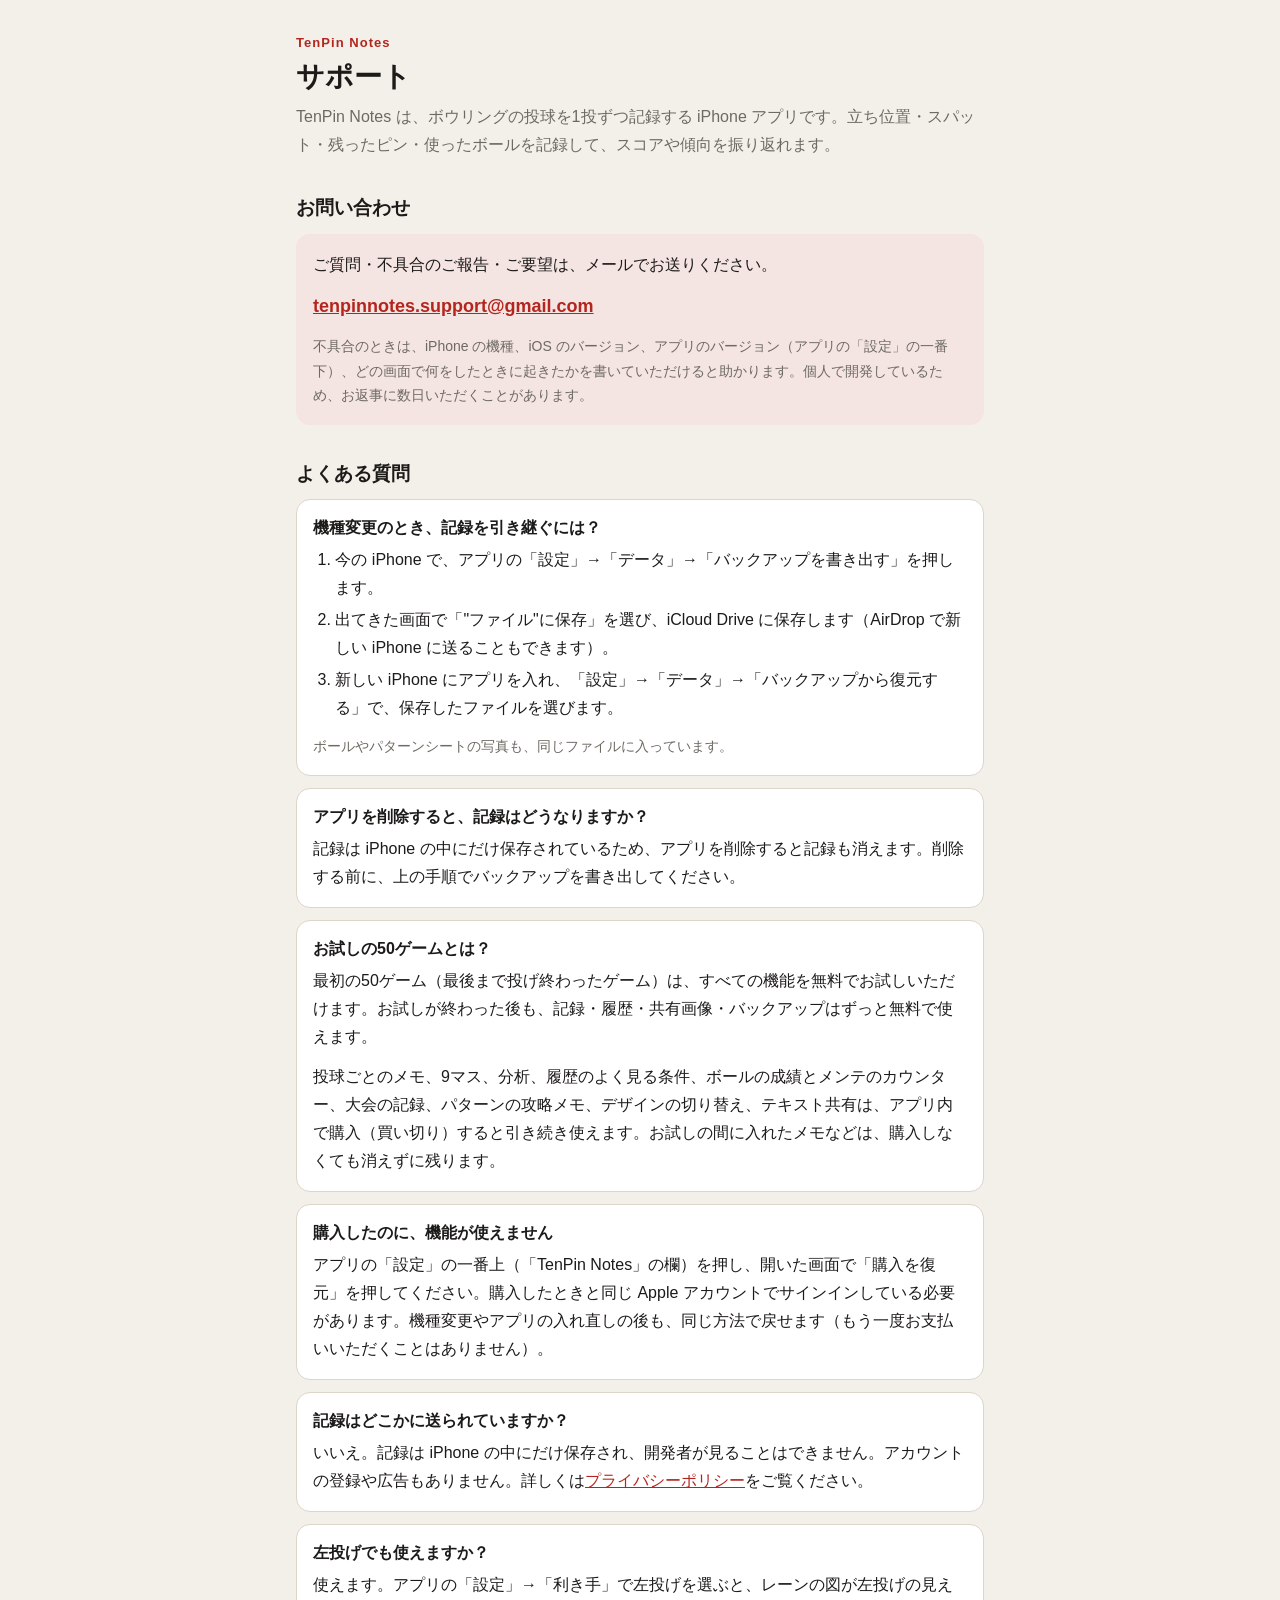
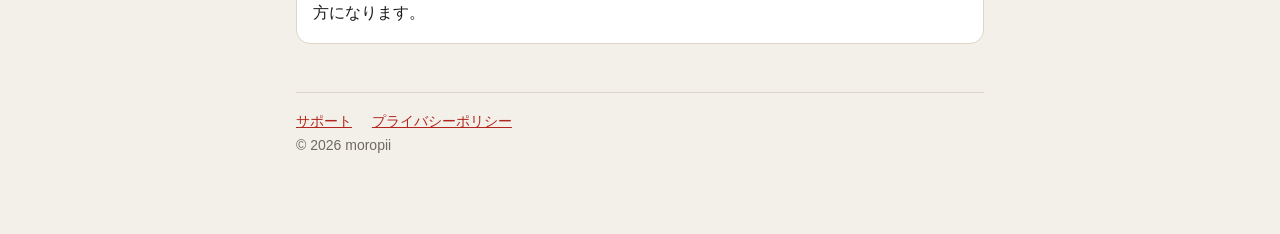
<file: index.html>
<!doctype html>
<html lang="ja">
<head>
  <meta charset="utf-8">
  <meta name="viewport" content="width=device-width, initial-scale=1">
  <title>TenPin Notes サポート</title>
  <meta name="description" content="ボウリングの投球を1投ずつ記録するiPhoneアプリ「TenPin Notes」のサポートページです。">
  <link rel="stylesheet" href="style.css">
</head>
<body>
<main>
  <header>
    <p class="app">TenPin Notes</p>
    <h1>サポート</h1>
    <p class="lead">TenPin Notes は、ボウリングの投球を1投ずつ記録する iPhone アプリです。立ち位置・スパット・残ったピン・使ったボールを記録して、スコアや傾向を振り返れます。</p>
  </header>

  <h2>お問い合わせ</h2>
  <div class="card contact">
    <p>ご質問・不具合のご報告・ご要望は、メールでお送りください。</p>
    <p class="mail"><a href="mailto:tenpinnotes.support@gmail.com">tenpinnotes.support@gmail.com</a></p>
    <p class="note">不具合のときは、iPhone の機種、iOS のバージョン、アプリのバージョン（アプリの「設定」の一番下）、どの画面で何をしたときに起きたかを書いていただけると助かります。個人で開発しているため、お返事に数日いただくことがあります。</p>
  </div>

  <h2>よくある質問</h2>

  <div class="card">
    <h3>機種変更のとき、記録を引き継ぐには？</h3>
    <ol>
      <li>今の iPhone で、アプリの「設定」→「データ」→「バックアップを書き出す」を押します。</li>
      <li>出てきた画面で「"ファイル"に保存」を選び、iCloud Drive に保存します（AirDrop で新しい iPhone に送ることもできます）。</li>
      <li>新しい iPhone にアプリを入れ、「設定」→「データ」→「バックアップから復元する」で、保存したファイルを選びます。</li>
    </ol>
    <p class="note">ボールやパターンシートの写真も、同じファイルに入っています。</p>
  </div>

  <div class="card">
    <h3>アプリを削除すると、記録はどうなりますか？</h3>
    <p>記録は iPhone の中にだけ保存されているため、アプリを削除すると記録も消えます。削除する前に、上の手順でバックアップを書き出してください。</p>
  </div>

  <div class="card">
    <h3>お試しの50ゲームとは？</h3>
    <p>最初の50ゲーム（最後まで投げ終わったゲーム）は、すべての機能を無料でお試しいただけます。お試しが終わった後も、記録・履歴・共有画像・バックアップはずっと無料で使えます。</p>
    <p>投球ごとのメモ、9マス、分析、履歴のよく見る条件、ボールの成績とメンテのカウンター、大会の記録、パターンの攻略メモ、デザインの切り替え、テキスト共有は、アプリ内で購入（買い切り）すると引き続き使えます。お試しの間に入れたメモなどは、購入しなくても消えずに残ります。</p>
  </div>

  <div class="card">
    <h3>購入したのに、機能が使えません</h3>
    <p>アプリの「設定」の一番上（「TenPin Notes」の欄）を押し、開いた画面で「購入を復元」を押してください。購入したときと同じ Apple アカウントでサインインしている必要があります。機種変更やアプリの入れ直しの後も、同じ方法で戻せます（もう一度お支払いいただくことはありません）。</p>
  </div>

  <div class="card">
    <h3>記録はどこかに送られていますか？</h3>
    <p>いいえ。記録は iPhone の中にだけ保存され、開発者が見ることはできません。アカウントの登録や広告もありません。詳しくは<a href="privacy.html">プライバシーポリシー</a>をご覧ください。</p>
  </div>

  <div class="card">
    <h3>左投げでも使えますか？</h3>
    <p>使えます。アプリの「設定」→「利き手」で左投げを選ぶと、レーンの図が左投げの見え方になります。</p>
  </div>

  <footer>
    <a href="index.html">サポート</a>
    <a href="privacy.html">プライバシーポリシー</a>
    <p>© 2026 moropii</p>
  </footer>
</main>
</body>
</html>
</file>
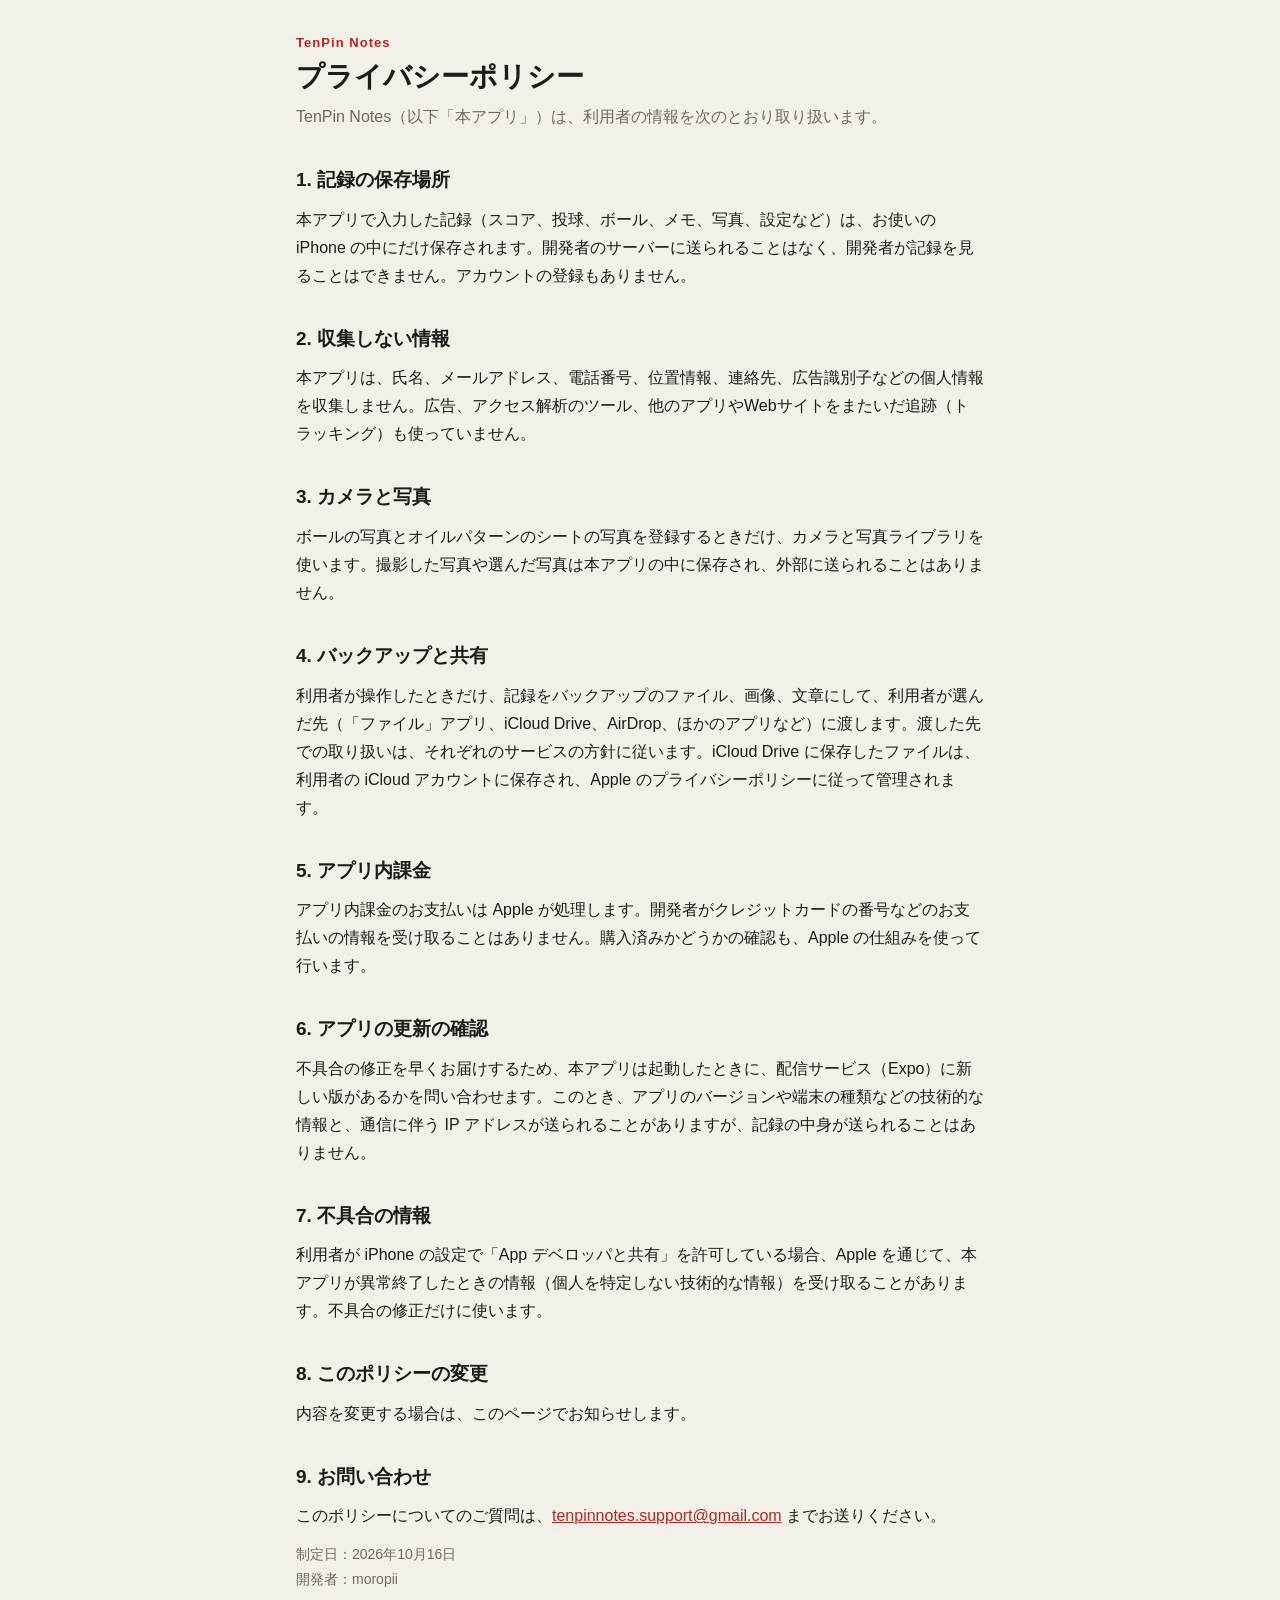
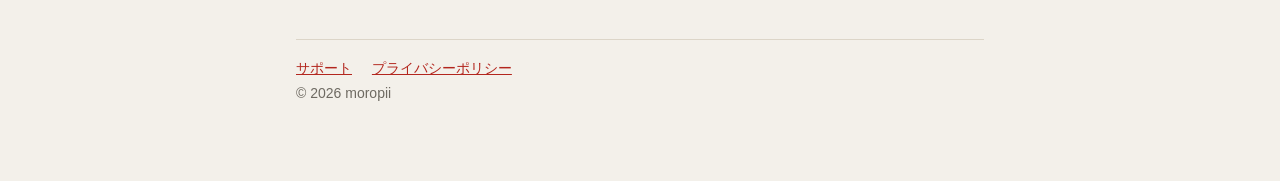
<file: privacy.html>
<!doctype html>
<html lang="ja">
<head>
  <meta charset="utf-8">
  <meta name="viewport" content="width=device-width, initial-scale=1">
  <title>TenPin Notes プライバシーポリシー</title>
  <meta name="description" content="iPhoneアプリ「TenPin Notes」のプライバシーポリシーです。">
  <link rel="stylesheet" href="style.css">
</head>
<body>
<main>
  <header>
    <p class="app">TenPin Notes</p>
    <h1>プライバシーポリシー</h1>
    <p class="lead">TenPin Notes（以下「本アプリ」）は、利用者の情報を次のとおり取り扱います。</p>
  </header>

  <h2>1. 記録の保存場所</h2>
  <p>本アプリで入力した記録（スコア、投球、ボール、メモ、写真、設定など）は、お使いの iPhone の中にだけ保存されます。開発者のサーバーに送られることはなく、開発者が記録を見ることはできません。アカウントの登録もありません。</p>

  <h2>2. 収集しない情報</h2>
  <p>本アプリは、氏名、メールアドレス、電話番号、位置情報、連絡先、広告識別子などの個人情報を収集しません。広告、アクセス解析のツール、他のアプリやWebサイトをまたいだ追跡（トラッキング）も使っていません。</p>

  <h2>3. カメラと写真</h2>
  <p>ボールの写真とオイルパターンのシートの写真を登録するときだけ、カメラと写真ライブラリを使います。撮影した写真や選んだ写真は本アプリの中に保存され、外部に送られることはありません。</p>

  <h2>4. バックアップと共有</h2>
  <p>利用者が操作したときだけ、記録をバックアップのファイル、画像、文章にして、利用者が選んだ先（「ファイル」アプリ、iCloud Drive、AirDrop、ほかのアプリなど）に渡します。渡した先での取り扱いは、それぞれのサービスの方針に従います。iCloud Drive に保存したファイルは、利用者の iCloud アカウントに保存され、Apple のプライバシーポリシーに従って管理されます。</p>

  <h2>5. アプリ内課金</h2>
  <p>アプリ内課金のお支払いは Apple が処理します。開発者がクレジットカードの番号などのお支払いの情報を受け取ることはありません。購入済みかどうかの確認も、Apple の仕組みを使って行います。</p>

  <h2>6. アプリの更新の確認</h2>
  <p>不具合の修正を早くお届けするため、本アプリは起動したときに、配信サービス（Expo）に新しい版があるかを問い合わせます。このとき、アプリのバージョンや端末の種類などの技術的な情報と、通信に伴う IP アドレスが送られることがありますが、記録の中身が送られることはありません。</p>

  <h2>7. 不具合の情報</h2>
  <p>利用者が iPhone の設定で「App デベロッパと共有」を許可している場合、Apple を通じて、本アプリが異常終了したときの情報（個人を特定しない技術的な情報）を受け取ることがあります。不具合の修正だけに使います。</p>

  <h2>8. このポリシーの変更</h2>
  <p>内容を変更する場合は、このページでお知らせします。</p>

  <h2>9. お問い合わせ</h2>
  <p>このポリシーについてのご質問は、<a href="mailto:tenpinnotes.support@gmail.com">tenpinnotes.support@gmail.com</a> までお送りください。</p>

  <p class="note">制定日：2026年10月16日<br>開発者：moropii</p>

  <footer>
    <a href="index.html">サポート</a>
    <a href="privacy.html">プライバシーポリシー</a>
    <p>© 2026 moropii</p>
  </footer>
</main>
</body>
</html>
</file>
<file: style.css>
/* TenPin Notes のサポート・プライバシーポリシーのページ（アプリのスタンダードのデザインの色） */
:root {
  --bg: #F3F0EA;
  --surface: #FFFFFF;
  --border: #DCD5C8;
  --ink: #1C1B19;
  --ink-muted: #6E6A62;
  --accent: #B3261E;
  --accent-soft: #F4E4E2;
}
@media (prefers-color-scheme: dark) {
  :root {
    --bg: #161513;
    --surface: #211F1C;
    --border: #3A3631;
    --ink: #F1EDE6;
    --ink-muted: #A8A196;
    --accent: #F0645A;
    --accent-soft: #3A221F;
  }
}

* { box-sizing: border-box; }
body {
  margin: 0;
  background: var(--bg);
  color: var(--ink);
  font-family: -apple-system, BlinkMacSystemFont, "Hiragino Sans", "Hiragino Kaku Gothic ProN", "Noto Sans JP", sans-serif;
  font-size: 16px;
  line-height: 1.75;
  -webkit-text-size-adjust: 100%;
}
main { max-width: 720px; margin: 0 auto; padding: 32px 16px 64px; }

header { margin-bottom: 24px; }
.app { margin: 0; font-size: 13px; font-weight: 700; letter-spacing: 0.08em; color: var(--accent); }
h1 { margin: 4px 0 8px; font-size: 28px; line-height: 1.3; }
.lead { margin: 0; color: var(--ink-muted); }

h2 { margin: 36px 0 12px; font-size: 19px; line-height: 1.4; }
h3 { margin: 0 0 6px; font-size: 16px; line-height: 1.5; }
p { margin: 0 0 12px; }
ul, ol { margin: 0 0 12px; padding-left: 1.4em; }
li { margin-bottom: 4px; }
a { color: var(--accent); }

.card {
  background: var(--surface);
  border: 1px solid var(--border);
  border-radius: 14px;
  padding: 16px;
  margin-bottom: 12px;
}
.card > :last-child { margin-bottom: 0; }
.contact { background: var(--accent-soft); border-color: transparent; }
.mail { font-size: 18px; font-weight: 700; word-break: break-all; }
.note { font-size: 14px; color: var(--ink-muted); }

footer {
  margin-top: 48px;
  padding-top: 16px;
  border-top: 1px solid var(--border);
  font-size: 14px;
  color: var(--ink-muted);
}
footer a { margin-right: 16px; }
</file>
